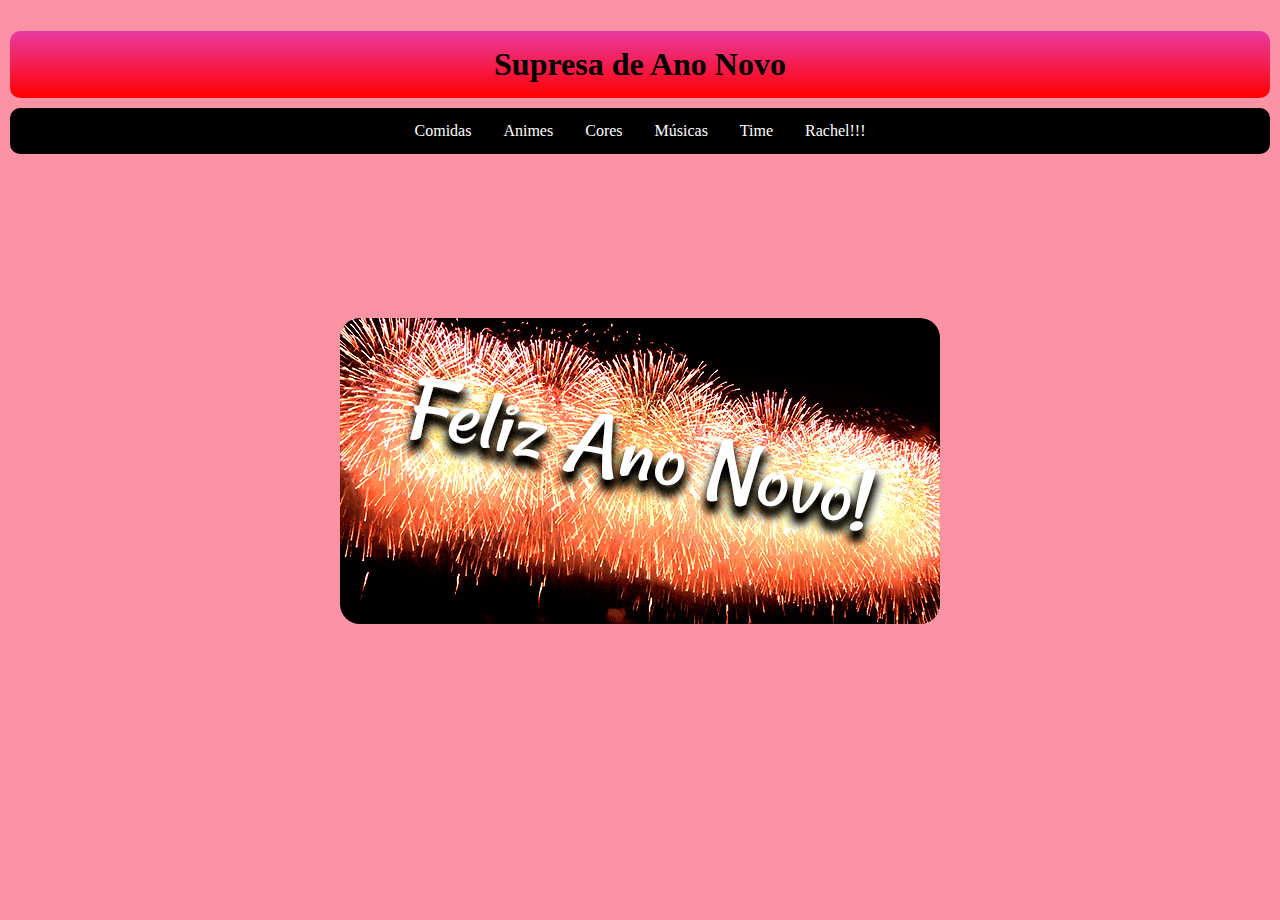
<file: index.html>
<!DOCTYPE html>
<html lang="pt-br">
<head>
    <meta charset="UTF-8">
    <meta name="viewport" content="width=device-width, initial-scale=1.0">
    <title>Início</title>
    <link rel=" icon" href="img/icone.jpg">
    <link rel="stylesheet" href="surpresa.css">
</head>
<body>

  <h1 class="red">Supresa de Ano Novo</h1>

  <ul>
    <li><a href="surpresa3.html">Comidas</a></li>
    <li><a href="surpresa4.html">Animes</a></li>
    <li><a href="surpresa5.html">Cores</a></li>
    <li><a href="surpresa6.html">Músicas</a></li>
    <li><a href="surpresa7.html">Time</a></li>
    <li class="drop">
      <a class="dropbtn" href="">Rachel!!!</a>

    <div class="drop-pai">
        <a href="surpresa8.html">Quem é a Rachel???</a>
        <a href="surpresa9.html">Erros</a>
        <a href="surpresa10.html">Hobbies</a>
        <a href="surpresa11.html">Especial</a>
      </div>
    </li>  
  </ul>
<br><br><br><br><br><br><br><br>
  <img src="img/ano.gif">
</body>
</html>
</file>
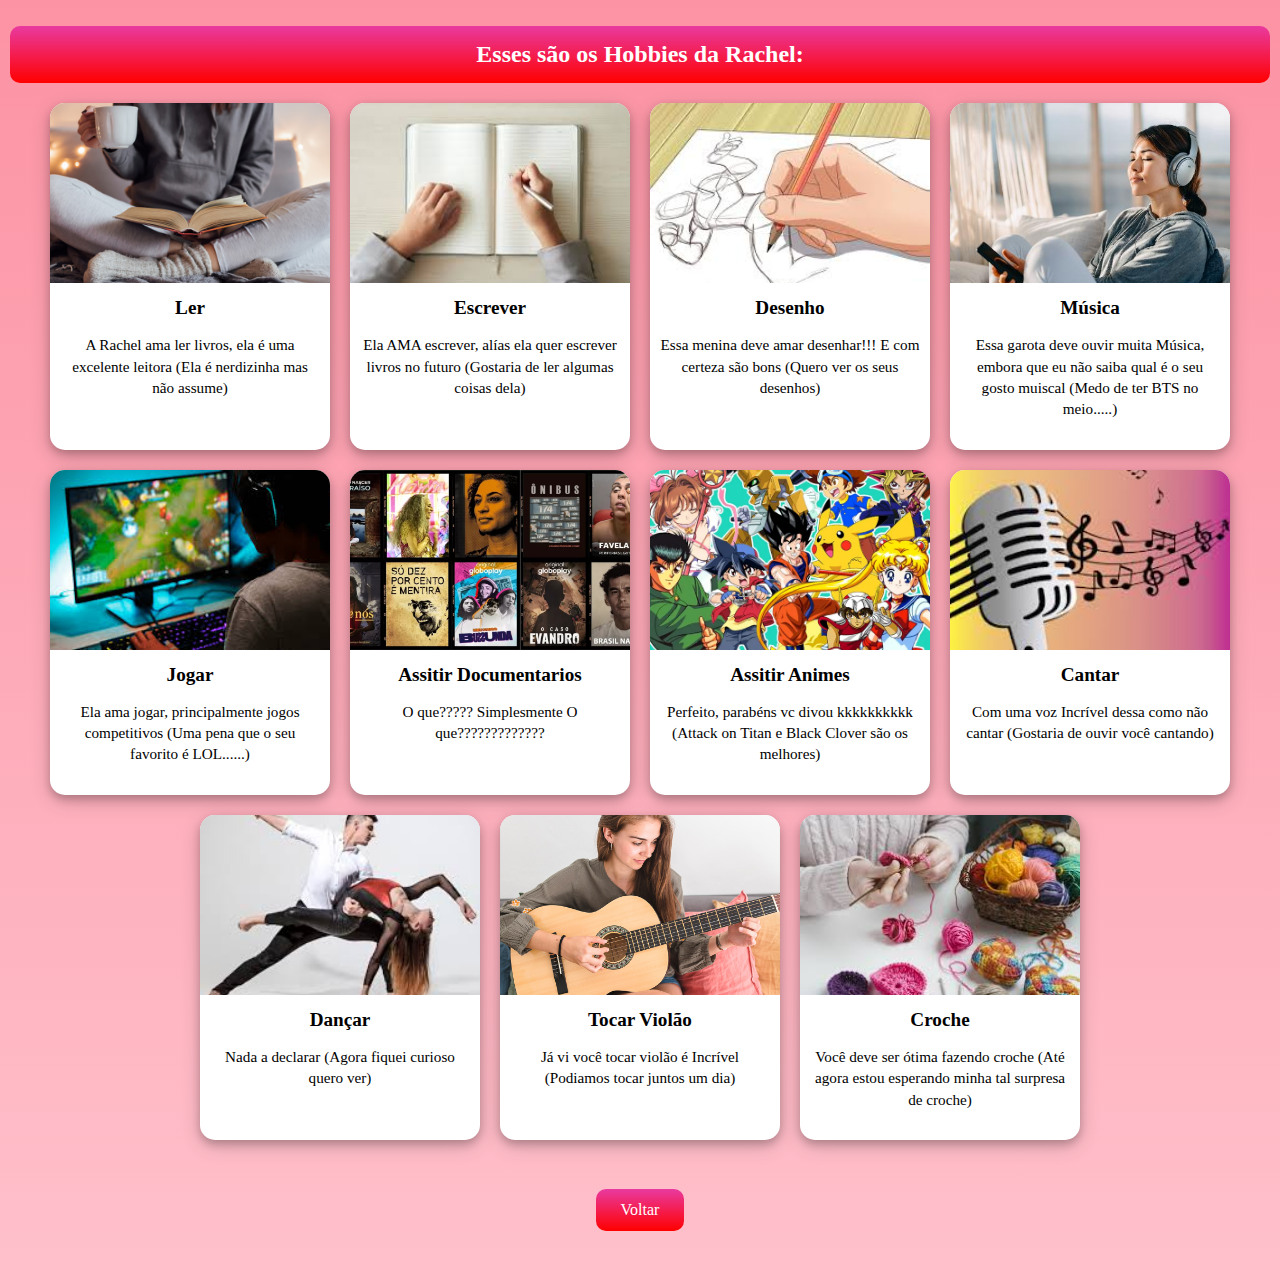
<file: surpresa10.html>
<!DOCTYPE html>
<html lang="pt-br">
<head>
    <meta charset="UTF-8">
    <meta name="viewport" content="width=device-width, initial-scale=1.0">
    <title>Hobbies da Rachel</title>
    <link rel="stylesheet" href="surpresa10.css">
    <link rel=" icon" href="img/icone.jpg">
</head>
<body>
    
    <h1>Esses são os Hobbies da Rachel:</h1>
    <div class="box1"><div class="box">
        <img src="img/ler.webp" style="max-width: 100%;">
        <h2>Ler</h2>
        <p> A Rachel ama ler livros, ela é uma excelente leitora (Ela é nerdizinha mas não assume)</p>
    </div>

    <div class="box">
        <img src="img/escrever.jpg" style="max-width: 100%;">
        <h2>Escrever</h2>
        <p>Ela AMA escrever, alías ela quer escrever livros no futuro (Gostaria de ler algumas coisas dela)</p>
    </div>

    <div class="box">
        <img src="img/desenhar.jpg" style="max-width: 100%;">
        <h2>Desenho</h2>
        <p>Essa menina deve amar desenhar!!! E com certeza são bons (Quero ver os seus desenhos)</p>
    </div>

    <div class="box">
        <img src="img/musica.jpg" style="max-width: 100%;">
        <h2>Música</h2>
        <p>Essa garota deve ouvir muita Música, embora que eu não saiba qual é o seu gosto muiscal (Medo de ter BTS no meio.....)</p>
    </div>

    <div class="box">
        <img src="img/jogar.jpg" style="max-width: 100%;">
        <h2>Jogar</h2>
        <p>Ela ama jogar, principalmente jogos competitivos (Uma pena que o seu favorito é LOL......)</p>
    </div>

    <div class="box">
        <img src="img/documentarios.webp" style="max-width: 100%;">
        <h2>Assitir Documentarios</h2>
        <p>O que????? Simplesmente O que?????????????</p>
    </div>

    <div class="box">
        <img src="img/animes.webp" style="max-width: 100%;">
        <h2>Assitir Animes</h2>
        <p>Perfeito, parabéns vc divou kkkkkkkkkk (Attack on Titan e Black Clover são os melhores)</p>
    </div>

    <div class="box">
        <img src="img/cantar.jpg" style="max-width: 100%;">
        <h2>Cantar</h2>
        <p>Com uma voz Incrível dessa como não cantar (Gostaria de ouvir você cantando)</p>
    </div>

    <div class="box">
        <img src="img/dançar.jpg" style="max-width: 100%;">
        <h2>Dançar</h2>
        <p>Nada a declarar (Agora fiquei curioso quero ver)</p>
    </div>
    
    <div class="box">
        <img src="img/violão.jpg" style="max-width: 100%;">
        <h2>Tocar Violão</h2>
        <p>Já vi você tocar violão é Incrível (Podiamos tocar juntos um dia)</p>
    </div>

    <div class="box">
        <img src="img/croche.jpg" style="max-width: 100%;">
        <h2>Croche</h2>
        <p>Você deve ser ótima fazendo croche (Até agora estou esperando minha tal surpresa de croche)</p>
    </div>
    </div>

    <div class="c"><a href="index.html">Voltar</a></div>
    
</body>
</html>
</file>
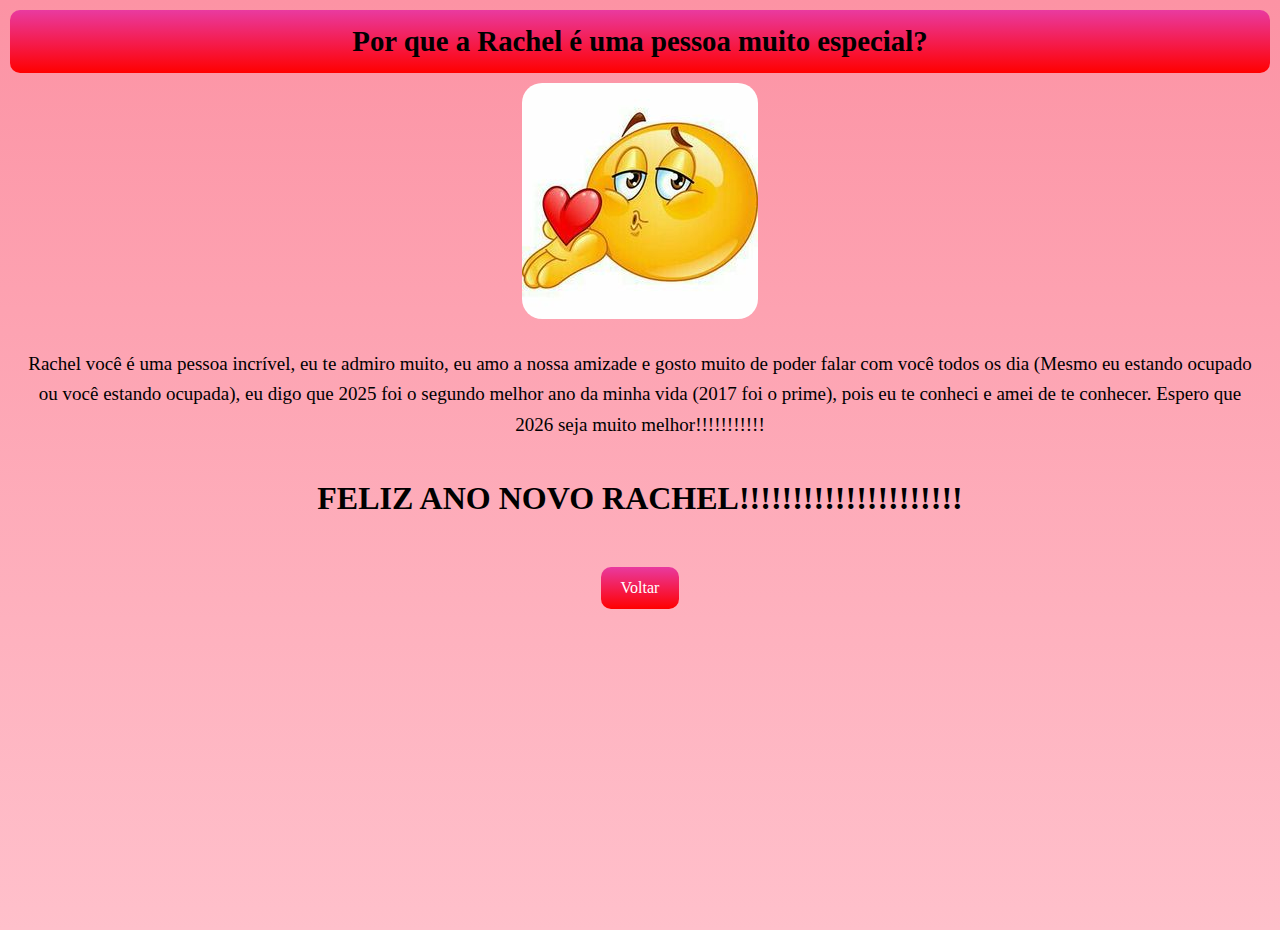
<file: surpresa11.html>
<!DOCTYPE html>
<html lang="pt-br">
<head>
    <meta charset="UTF-8">
    <meta name="viewport" content="width=device-width, initial-scale=1.0">
    <title>Rachel Especial</title>
    <link rel=" icon" href="img/icone.jpg">
    <link rel="stylesheet" href="surpresa8.css">
</head>
<body>
    <h1>Por que a Rachel é uma pessoa muito especial?</h1>

    <img src="img/emoji2.jpg">
    <p>Rachel você é uma pessoa incrível, eu te admiro muito, eu amo a nossa amizade e gosto muito de poder falar com você todos os dia (Mesmo eu estando ocupado ou você estando ocupada), eu digo que 2025 foi o segundo melhor ano da minha vida (2017 foi o prime), pois eu te conheci e amei de te conhecer. Espero que 2026 seja muito melhor!!!!!!!!!!!</p>

    <H2>FELIZ ANO NOVO RACHEL!!!!!!!!!!!!!!!!!!!!!</H2>
    <div class="c"><a href="index.html">Voltar</a></div>

</body>
</html>
</file>
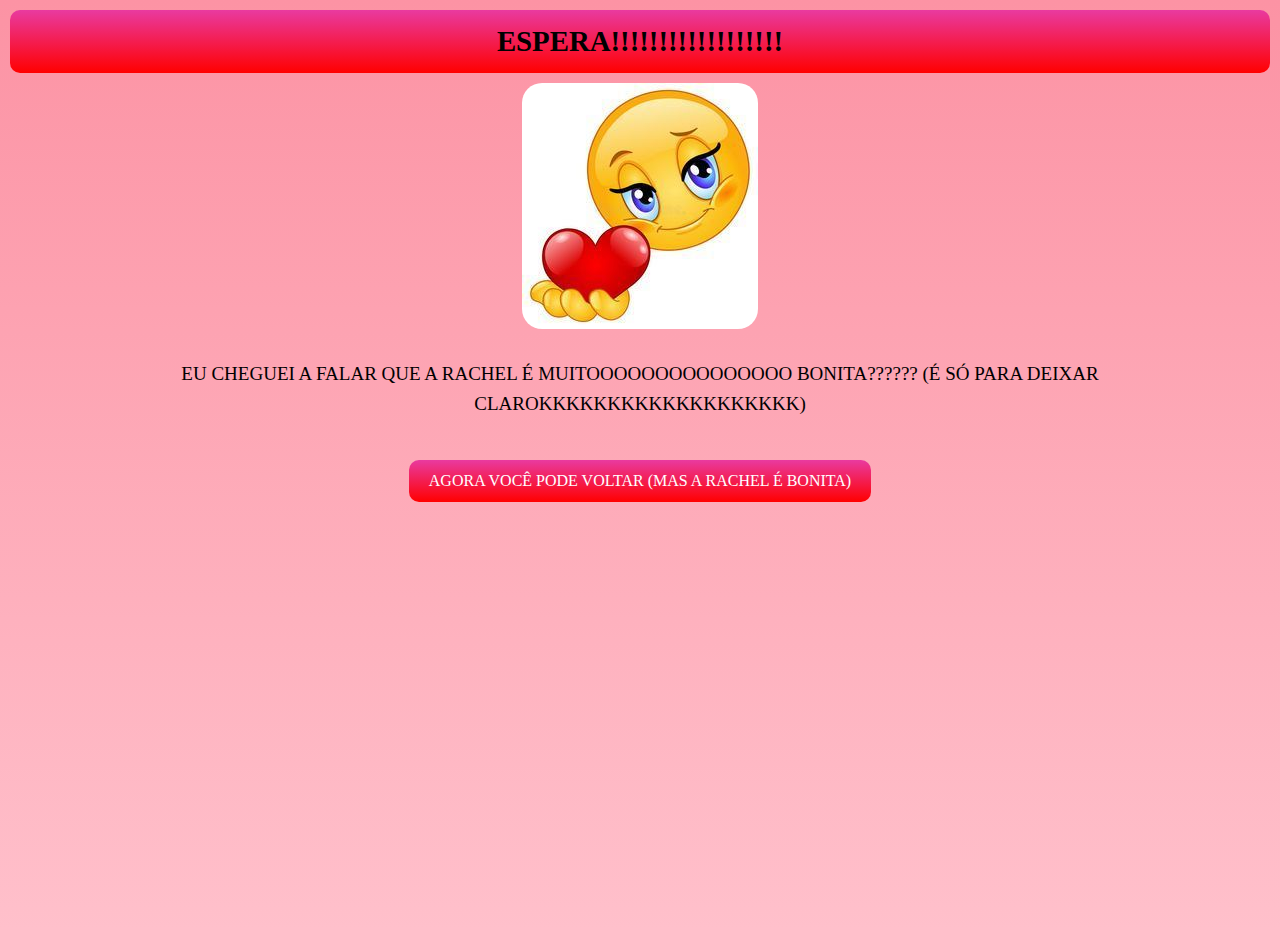
<file: surpresa2.html>
<!DOCTYPE html>
<html lang="pt-br">
<head>
    <meta charset="UTF-8">
    <meta name="viewport" content="width=device-width, initial-scale=1.0">
    <title>Espera</title>
    <link rel=" icon" href="img/icone.jpg">
    <link rel="stylesheet" href="surpresa8.css">
</head>
<body>
    <h1>ESPERA!!!!!!!!!!!!!!!!!!</h1>

    <img src="img/emoji.jpg">

    <p>EU CHEGUEI A FALAR QUE A RACHEL É MUITOOOOOOOOOOOOOOO BONITA?????? (É SÓ PARA DEIXAR CLAROKKKKKKKKKKKKKKKKKKK)</p>

    <div class="c"><a href="index.html">AGORA VOCÊ PODE VOLTAR (MAS A RACHEL É BONITA)</a></div>
    
</body>
</html>
</file>
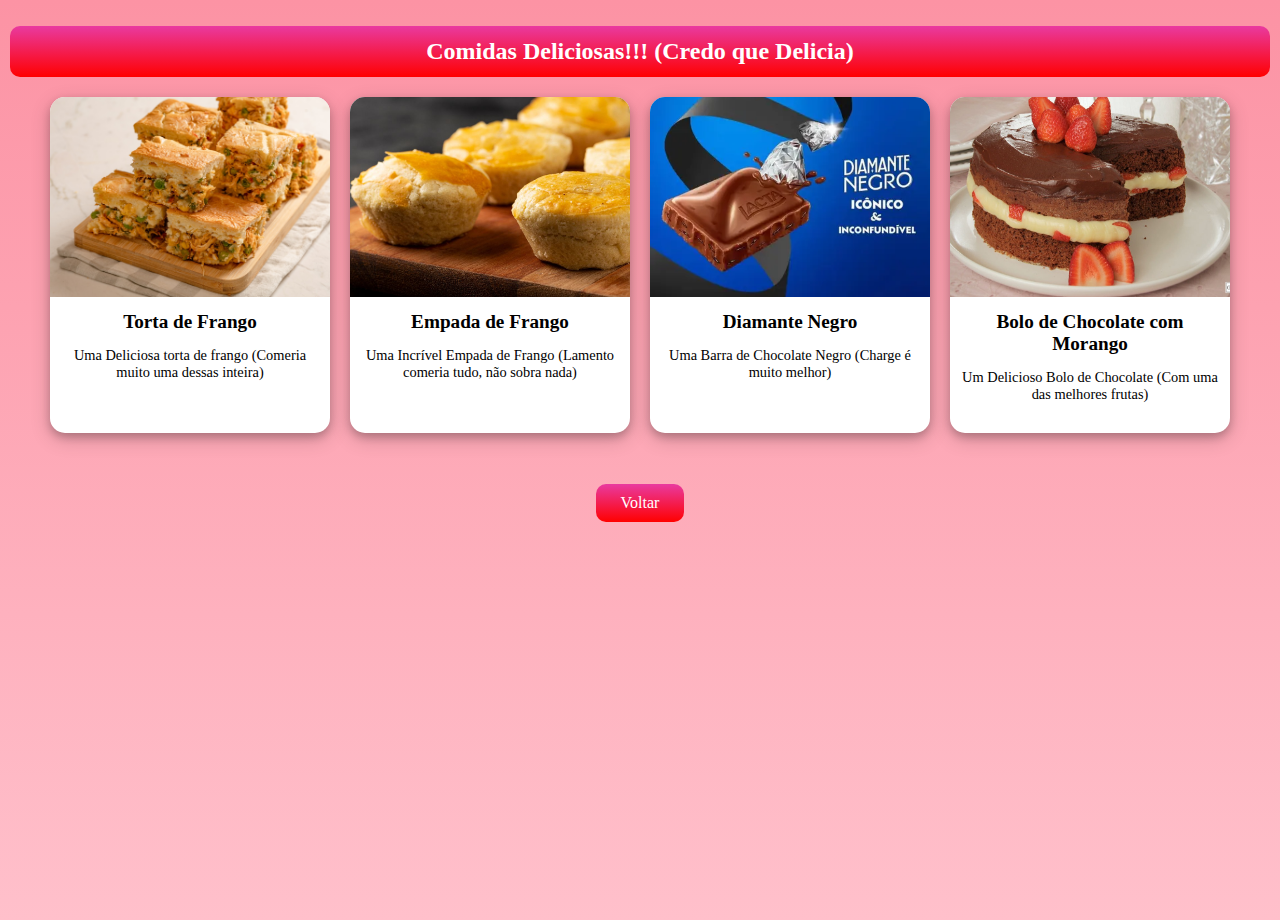
<file: surpresa3.html>
<!DOCTYPE html>
<html lang="pt-br">
<head>
    <meta charset="UTF-8">
    <meta name="viewport" content="width=device-width, initial-scale=1.0">
    <title>Comidas Favoritas</title>
    <link rel=" icon" href="img/icone.jpg">
    <link rel="stylesheet" href="supresa3.css">
</head>
<body>
    
    <h1>Comidas Deliciosas!!! (Credo que Delicia)</h1>

    <div class="box1"><div class="box">
        <img src="img/comida1.jpg" style="max-width: 100%;">
        <h2>Torta de Frango</h2>
        <p>Uma Deliciosa torta de frango (Comeria muito uma dessas inteira)</p>
    </div>

    <div class="box">
        <img src="img/comida2.jpg" style="max-width: 100%;">
        <h2>Empada de Frango</h2>
        <p>Uma Incrível Empada de Frango (Lamento comeria tudo, não sobra nada)</p>
    </div>


    <div class="box">
        <img src="img/chocolate.webp" style="max-width: 100%;">
        <h2>Diamante Negro</h2>
        <p>Uma Barra de Chocolate Negro (Charge é muito melhor)</p>
    </div>


    <div class="box">
        <img src="img/comida4.jpg" style="max-width: 100%;">
        <h2>Bolo de Chocolate com Morango</h2>
        <p>Um Delicioso Bolo de Chocolate (Com uma das melhores frutas)</p>
    </div></div>
    

    <div class="c">
        <a href="index.html">Voltar</a>
    </div>
    
</body>
</html>
</file>
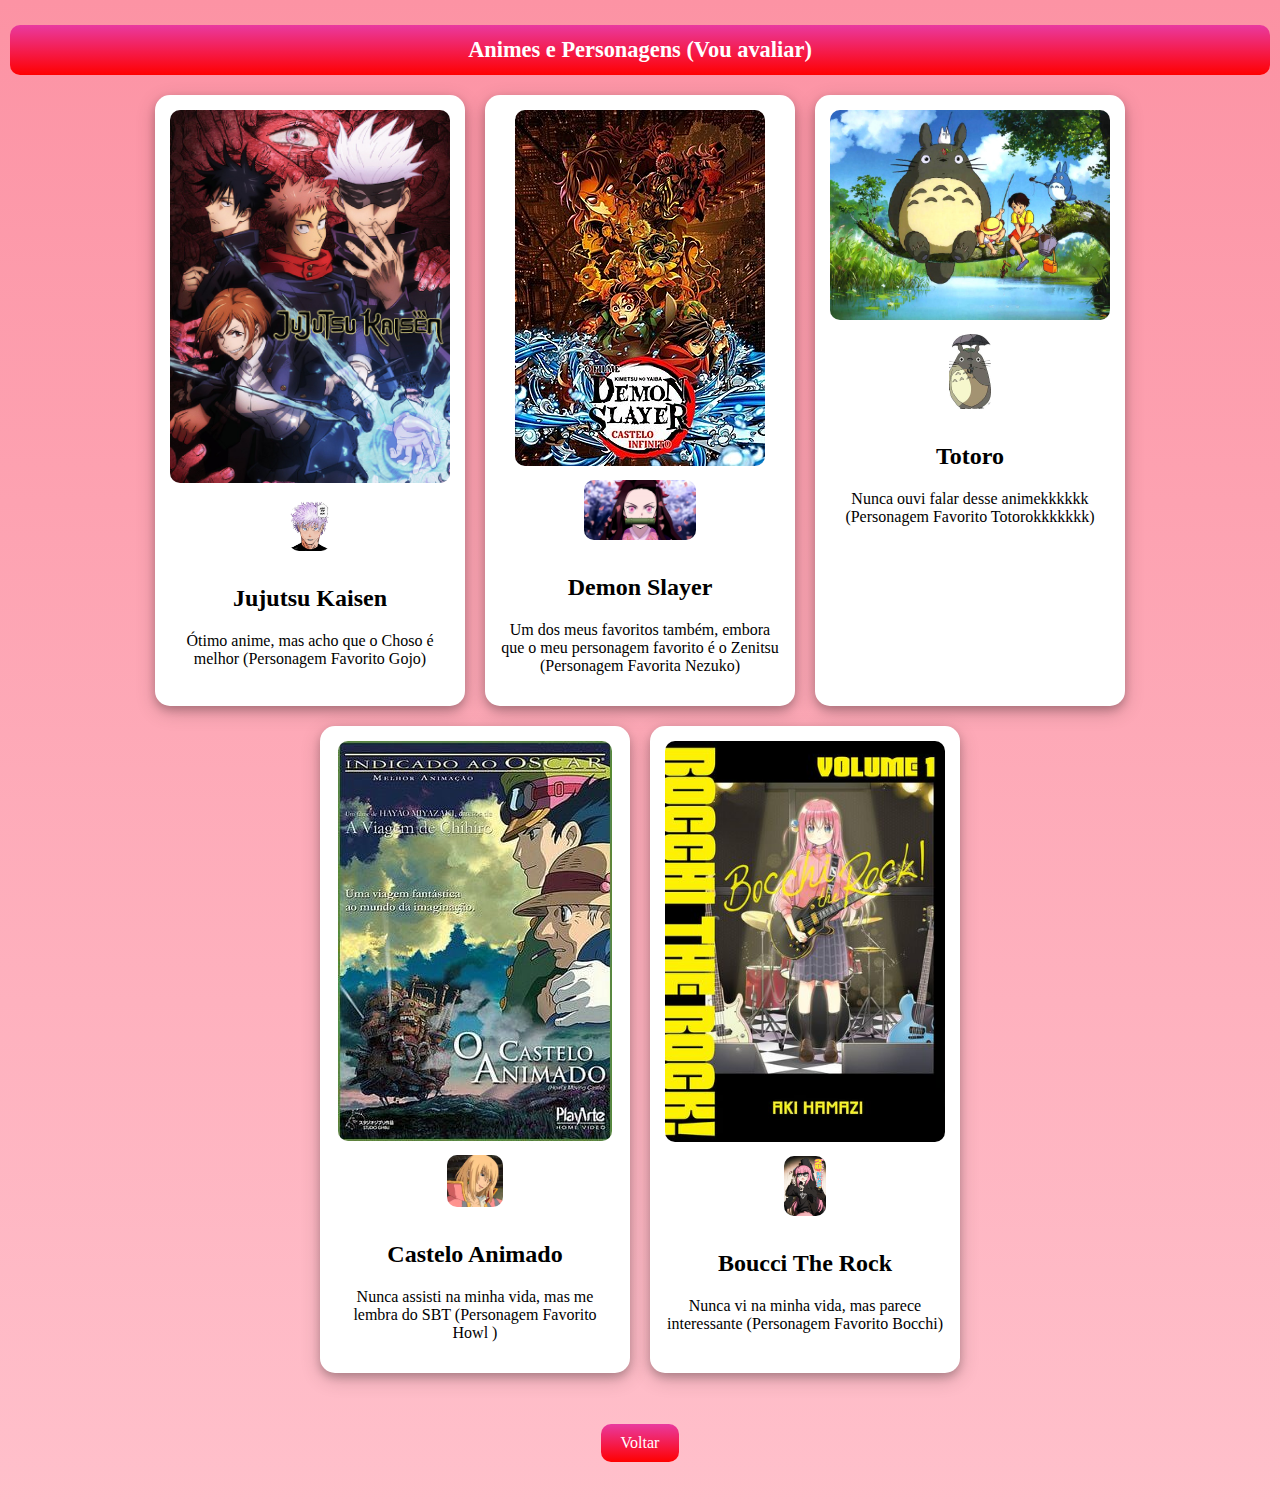
<file: surpresa4.html>
<!DOCTYPE html>
<html lang="pt-br">
<head>
    <meta charset="UTF-8">
    <meta name="viewport" content="width=device-width, initial-scale=1.0">
    <title>Animes Favoritos</title>
    <link rel=" icon" href="img/icone.jpg">
    <link rel="stylesheet" href="surpresa4.css">
</head>
<body>
    <h1>Animes e Personagens (Vou avaliar)</h1>

    <div class="box1"><div class="box">
        <img src="img/gojo.jpg" style="max-width: 100%;">
        <img src="img/gojo1.jpg" style="max-width: 15%;">
        <h2>Jujutsu Kaisen</h2>
        <p>Ótimo anime, mas acho que o Choso é melhor (Personagem Favorito Gojo) </p>
    </div>

    <div class="box">
        <img src="img/slayer.jpg" style="max-width: 100%;">
        <img src="img/nezuko.jpg" style="max-width: 40%;">
        <h2>Demon Slayer</h2>
        <p>Um dos meus favoritos também, embora que o meu personagem favorito é o Zenitsu (Personagem Favorita Nezuko)</p>
    </div>

    <div class="box">
        <img src="img/totoro.jpg" style="max-width: 100%;">
        <img src="img/totorop.jpg" style="max-width: 15%;">
        <h2>Totoro</h2>
        <p>Nunca ouvi falar desse animekkkkkk (Personagem Favorito Totorokkkkkkk) </p>
    </div>

    <div class="box">
        <img src="img/animado.jpg" style="max-width: 100%;">
        <img src="img/howl.jpg" style="max-width: 20%;">
        <h2>Castelo Animado</h2>
        <p>Nunca assisti na minha vida, mas me lembra do SBT (Personagem Favorito Howl )</p>
    </div>

    <div class="box">
        <img src="img/Bocchi_the_Rock!.jpg" style="max-width: 100%;">
        <img src="img/bouchi.webp" style="max-width: 15%;">
        <h2>Boucci The Rock</h2>
        <p>Nunca vi na minha vida, mas parece interessante (Personagem Favorito Bocchi) </p>
    </div></div>


    <div class="c"><a href="index.html">Voltar</a></div>

    
</body>
</html>
</file>
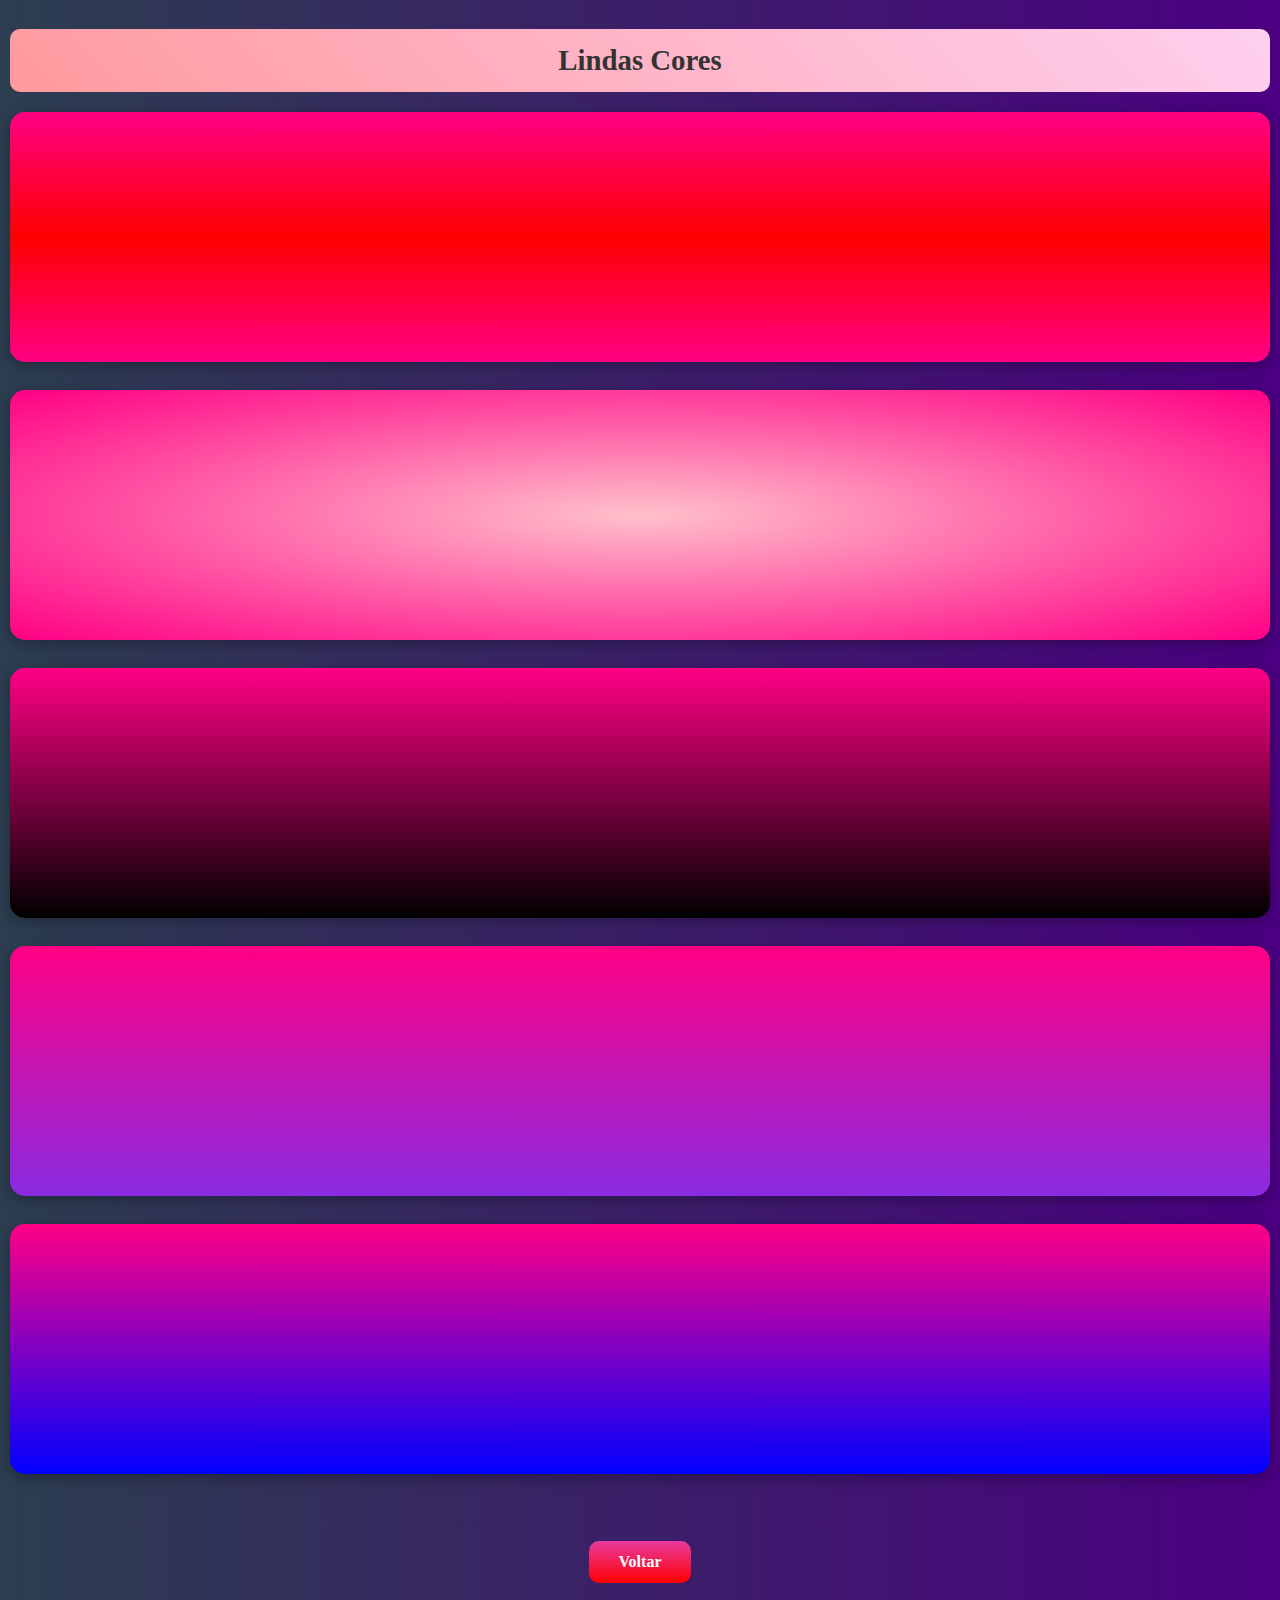
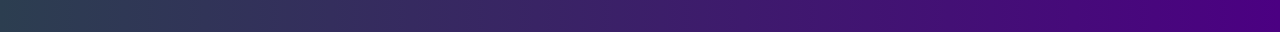
<file: surpresa5.html>
<!DOCTYPE html>
<html lang="pt-br">
<head>
    <meta charset="UTF-8">
    <meta name="viewport" content="width=device-width, initial-scale=1.0">
    <title>Cores Mais Bonitas</title>
    <link rel=" icon" href="img/icone.jpg">
    <link rel="stylesheet" href="surpresa5.css">
</head>
<body>
    <h1>Lindas Cores</h1>

    <div id="Gradiente"></div>

    <br>

    <div id="Gradiente1"></div>

    <br>

    <div id="Gradiente2"></div>

    <br>

    <div id="Gradiente3"></div>

    <br>

    <div id="Gradiente4"></div>

    <br>

    <div class="c"><a href="index.html">Voltar</a></div>
    
</body>
</html>
</file>
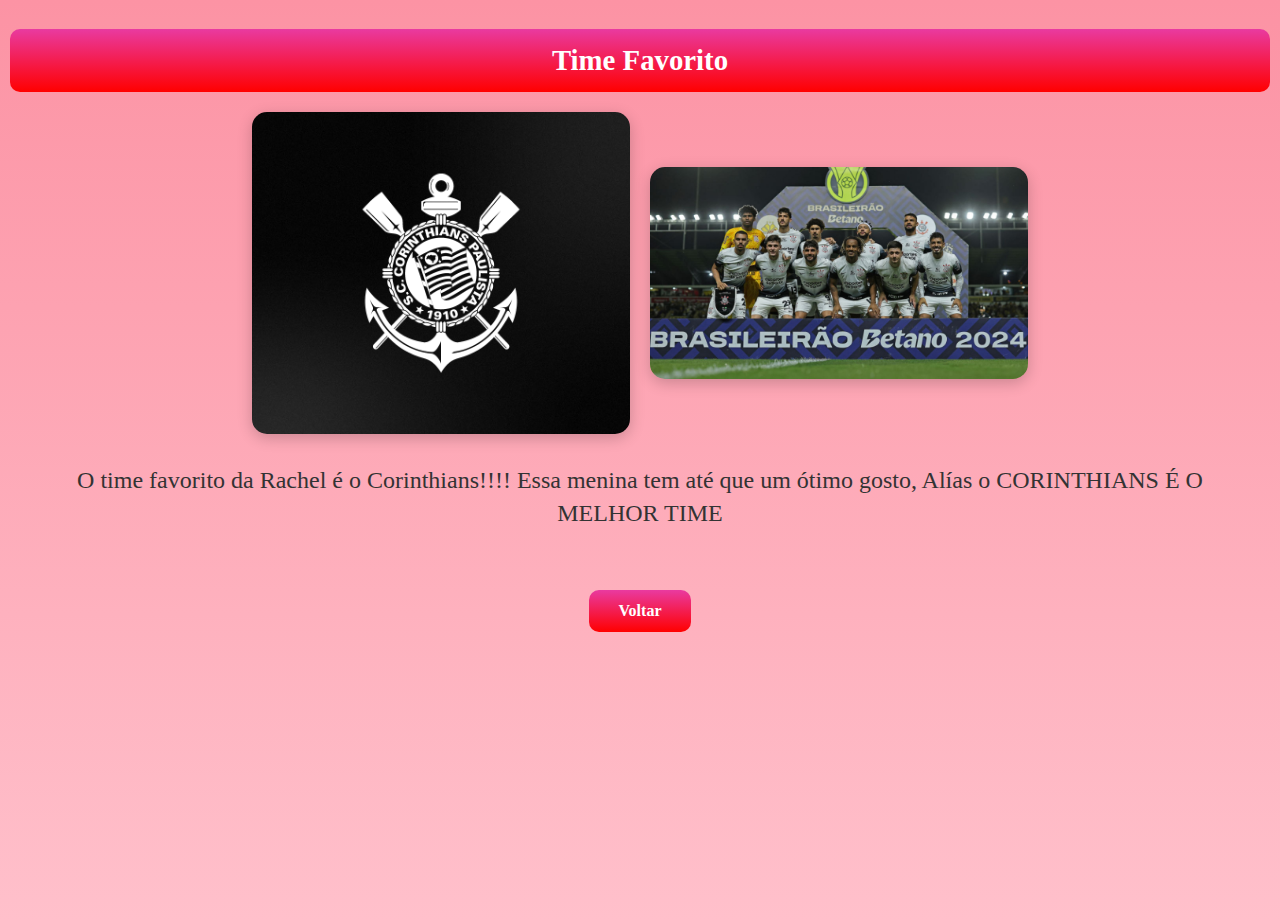
<file: surpresa7.html>
<!DOCTYPE html>
<html lang="pt-br">
<head>
    <meta charset="UTF-8">
    <meta name="viewport" content="width=device-width, initial-scale=1.0">
    <title>Time do Coração</title>
    <link rel="stylesheet" href="surpresa7.css">
    <link rel=" icon" href="img/icone.jpg">
</head>
<body>
    
    <h1>Time Favorito</h1>

    <div class="box1"> <img src="img/corithians.jpg" style="max-width: 30%;">
    <img src="img/Abre-PERFIL-BRASIL-1.jpg" style="max-width: 30%;"></div>
  
    <p>O time favorito da Rachel é o Corinthians!!!! Essa menina tem até que um ótimo gosto, Alías o CORINTHIANS É O MELHOR TIME </p>
   
    <div class="c"><a href="index.html">Voltar</a></div>

</body>
</html>
</file>
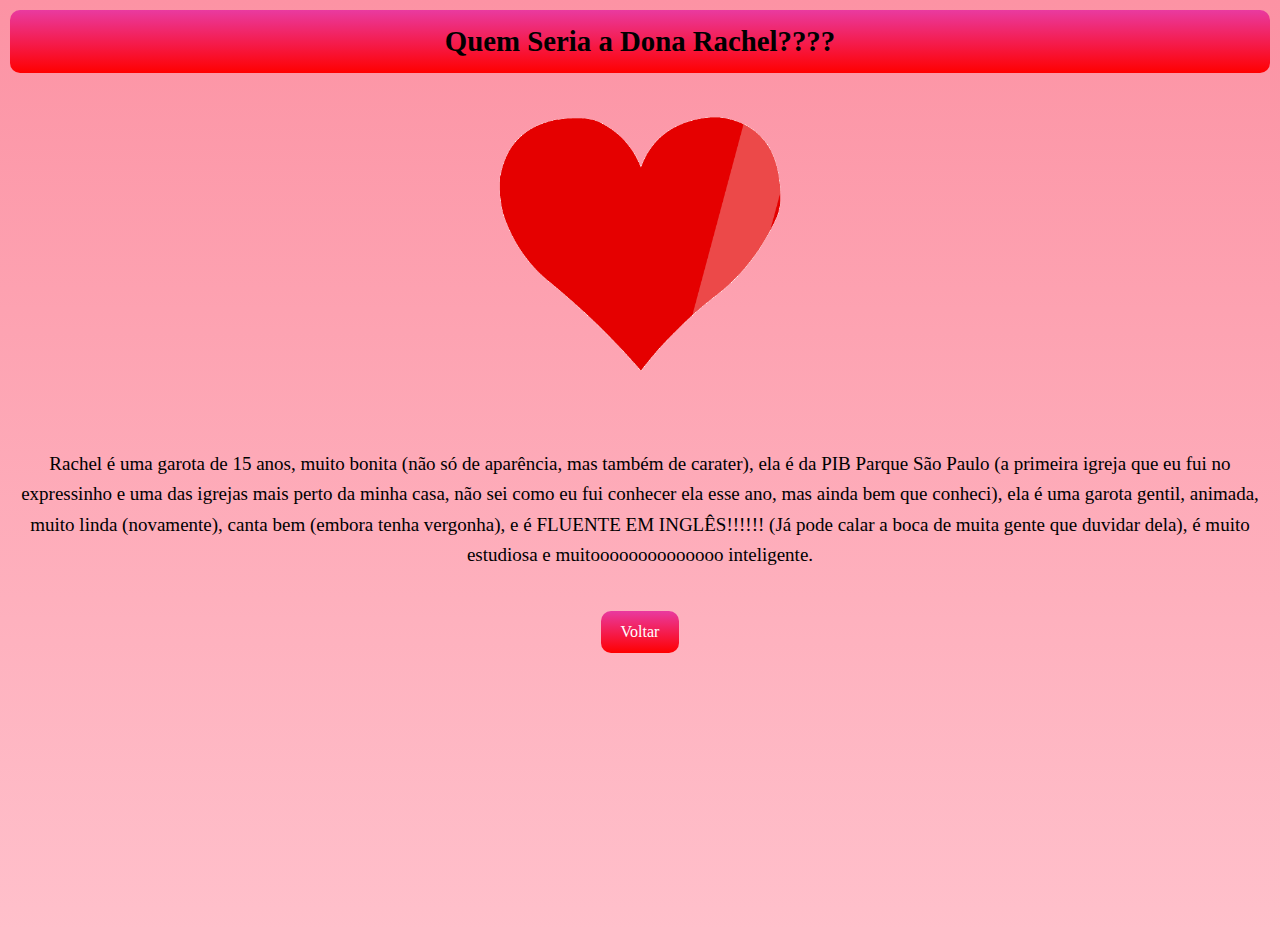
<file: surpresa8.html>
<!DOCTYPE html>
<html lang="pt-br">
<head>
    <meta charset="UTF-8">
    <meta name="viewport" content="width=device-width, initial-scale=1.0">
    <title>Rachel</title>
    <link rel="stylesheet" href="surpresa8.css">
    <link rel=" icon" href="img/icone.jpg">
</head>
<body>
    
    <h1>Quem Seria a Dona Rachel????</h1>

    <img src="img/coracao_brilhante_transparente.gif" style="max-width: 300px;">
    <br><br>
    <p>Rachel é uma garota de 15 anos, muito bonita (não só de aparência, mas também de carater), ela é da PIB Parque São Paulo (a primeira igreja que eu fui no expressinho e uma das igrejas mais perto da minha casa, não sei como eu fui conhecer ela esse ano, mas ainda bem que conheci), ela é uma garota gentil, animada, muito linda (novamente), canta bem (embora tenha vergonha), e é FLUENTE EM INGLÊS!!!!!! (Já pode calar a boca de muita gente que duvidar dela), é muito estudiosa e muitoooooooooooooo inteligente.  </p>

    <div class="c"><a href="surpresa2.html">Voltar</a></div>
    
</body>
</html>
</file>
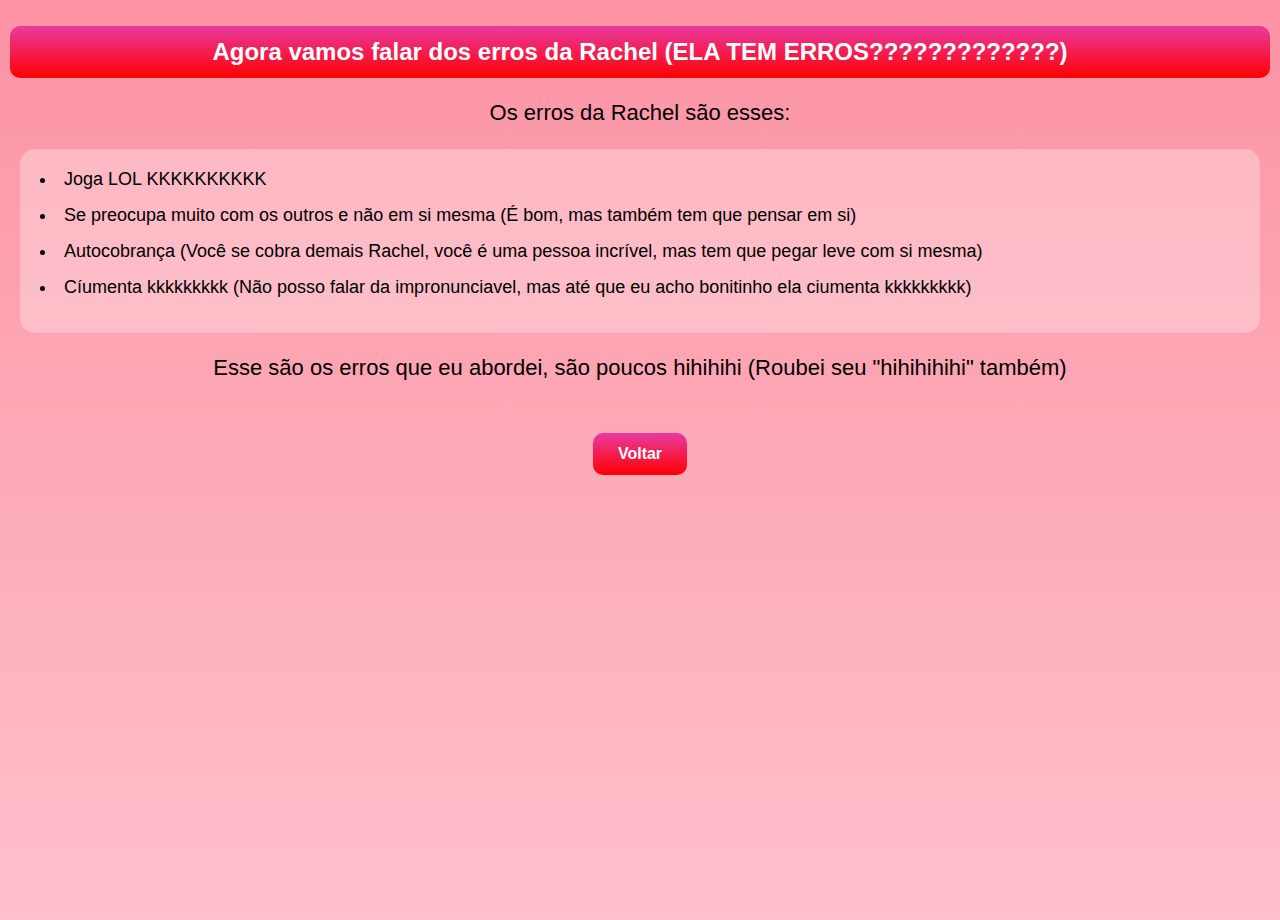
<file: surpresa9.html>
<!DOCTYPE html>
<html lang="pt-br">
<head>
    <meta charset="UTF-8">
    <meta name="viewport" content="width=device-width, initial-scale=1.0">
    <title>Erros da Rachel</title>
    <link rel="stylesheet" href="surpresa9.css">
    <link rel=" icon" href="img/icone.jpg">
</head>
<body>
    
    <h1>Agora vamos falar dos erros da Rachel (ELA TEM ERROS?????????????)</h1>

    <p>Os erros da Rachel são esses:</p>

    <ul>
        <li>Joga LOL KKKKKKKKKK</li>
        <li>Se preocupa muito com os outros e não em si mesma (É bom, mas também tem que pensar em si)</li>
        <li>Autocobrança (Você se cobra demais Rachel, você é uma pessoa incrível, mas tem que pegar leve com si mesma)</li>
        <li>Cíumenta kkkkkkkkk (Não posso falar da impronunciavel, mas até que eu acho bonitinho ela ciumenta kkkkkkkkk)</li>
    </ul>

    <p>Esse são os erros que eu abordei, são poucos hihihihi (Roubei seu "hihihihihi" também)</p>

    <div class="c"> <a href="index.html">Voltar</a></div>
   
</body>
</html>
</file>
<file: surpresa.css>
body{
    background: rgb(252, 147, 164);
    min-height: 100vh; 
    margin: 0;
    padding: 10px;
}

ul {
    background: black;
    list-style-type: none;
    padding: 0;
    margin: 0;
    display: flex; 
    flex-wrap: wrap;
    justify-content: center; 
    border-radius: 10px;
}



li a, .dropbtn {
    display: inline-block;
    color: white;
    padding: 14px 16px;
    text-decoration: none;
    text-align: center;
    border-radius: 10px;
}

li a:hover, .drop:hover .dropbtn {
    background: rgb(255, 0, 132);
}

li.drop {
    display: inline-block;
    border-radius: 10px;
    position: relative; 
}

.drop-pai {
    position: absolute;
    background: white;
    min-width: 160px; 
    display: none;
    border-radius: 10px;
    z-index: 1; 
    box-shadow: 0px 8px 16px rgba(0,0,0,0.2);
}

.drop-pai a {
    color: black;
    display: block;
    text-align: left;
    border: 1px solid rgb(187, 187, 187);
    border-radius: 10px;
    padding: 12px 16px;
}

.drop-pai a:hover {
    color: white;
    background-color: rgb(255, 0, 132);
}

.drop:hover .drop-pai {
    display: block;
}

.red {
    background-image: linear-gradient(rgb(233, 58, 160), red);
    text-align: center;
    border-radius: 10px;
    padding: 15px; 
    margin-bottom: 10px;
}

img {
    border-radius: 20px;
    display: block;
    margin: 20px auto;
    max-width: 95%; 
    height: auto; 
}


@media (max-width: 600px) {
    ul {
        flex-direction: column; 
        align-items: stretch;
    }

    li {
        text-align: center;
        border-bottom: 1px solid #333; 
    }

    .drop-pai {
        position: static; 
        width: 100%;
    }
    
    br {
        display: none;
    }
}
</file>
<file: surpresa10.css>
body {
    background-image: linear-gradient(rgb(252, 147, 164), pink);
    min-height: 100vh;
    margin: 0;
    padding: 10px;
}

h1 {
    background-image: linear-gradient(rgb(233, 58, 160), red);
    text-align: center;
    border-radius: 10px;
    padding: 15px;
    color: white;
    font-size: 1.5rem;
}

.box1 {
    margin: 20px auto;
    display: flex; 
    gap: 20px;
    flex-wrap: wrap;
    justify-content: center;
}

.box {
    text-align: center;
    background: white;
    box-shadow: 0 4px 8px 0 rgba(0, 0, 0, 0.2), 0 6px 20px 0 rgba(0,0,0,0.19);
    border-radius: 15px;
    width: 280px; 
    height: auto;
    overflow: hidden;
    padding-bottom: 15px;
}


.box img {
    width: 100%;
    height: 180px;
    object-fit: cover;
}

.box h2 {
    font-size: 1.2rem;
    margin: 10px;
}

.box p {
    font-size: 0.95rem;
    padding: 0 10px;
    line-height: 1.4;
}

a {
    color: white;
    background-image: linear-gradient(rgb(233, 58, 160), red);
    text-align: center;
    border-radius: 10px;
    padding: 12px 25px;
    text-decoration: none;
    display: inline-block;
}

.c {
    display: flex;
    justify-content: center;
    align-items: center;
    height: 100px; 
    margin-top: 20px;
}

a:hover {
    background-image: linear-gradient(blueviolet, red);
}

@media (max-width: 600px) {
    .box1 {
        margin: 10px;
        gap: 25px; 
    }

    .box {
        width: 100%; 
        max-width: 320px;
    }

    h1 {
        font-size: 1.2rem;
    }

    .c {
        height: 70px;
    }
}
</file>
<file: surpresa8.css>
body {
    background-image: linear-gradient(rgb(252, 147, 164), pink);
    min-height: 100vh; 
    margin: 0;
    padding-bottom: 20px; 
}

h1 {
    background-image: linear-gradient(rgb(233, 58, 160), red);
    text-align: center;
    border-radius: 10px;
    padding: 15px; 
    margin: 10px;
    font-size: 1.8rem; 
}

p {
    text-align: center;
    font-size: 19px;
    margin: 30px 20px;
    line-height: 1.6; 
}

img {
    border-radius: 20px;
    display: block;
    margin-left: auto;
    margin-right: auto;
    margin-top: 10px;
    max-width: 90%; 
    height: auto;
}

a {
    color: white;
    background-image: linear-gradient(rgb(233, 58, 160), red);
    text-align: center;
    border-radius: 10px;
    padding: 12px 20px;
    text-decoration: none;
    display: inline-block;
}

.c {
    display: flex;
    justify-content: center;
    align-items: center;
    height: auto; 
    margin-top: 20px;
    padding: 10px;
}

a:hover {
    background-image: linear-gradient(blueviolet, red);
}

h2 {
    text-align: center;
    font-size: 32px; 
    margin: 40px 10px;
}

@media (max-width: 600px) {
    h1 {
        font-size: 1.5rem;
    }

    h2 {
        font-size: 24px;
        margin: 20px 10px;
    }

    p {
        font-size: 17px;
        margin: 20px 15px;
    }

    a {
        width: 80%;
        font-size: 16px;
    }
}
</file>
<file: supresa3.css>
body {
    background-image: linear-gradient(rgb(252, 147, 164), pink);
    min-height: 100vh; 
    margin: 0;
    font-size: 16px;
    padding: 10px;
}

h1 {
    background-image: linear-gradient(rgb(233, 58, 160), red);
    text-align: center;
    border-radius: 10px;
    padding: 12px;
    color: white; 
    font-size: 1.5rem;
}

.box1 {
    margin: 20px auto; 
    display: flex; 
    gap: 20px;
    flex-wrap: wrap;
    justify-content: center;
}

.box {
    text-align: center;
    background: white;
    box-shadow: 0 4px 8px 0 rgba(0, 0, 0, 0.2), 0 6px 20px 0 rgba(0,0,0,0.19);
    border-radius: 15px;
    overflow: hidden;
    width: 280px; 
    height: auto;
    padding-bottom: 15px;
}

.box img {
    width: 100%;
    height: 200px;
    object-fit: cover; 
}

.box h2 {
    font-size: 1.2rem;
    margin: 10px;
}

.box p {
    padding: 0 10px;
    font-size: 0.9rem;
}

a {
    color: white;
    background-image: linear-gradient(rgb(233, 58, 160), red);
    text-align: center;
    border-radius: 10px;
    padding: 10px 25px;
    text-decoration: none;
    display: inline-block;
}

.c {
    display: flex;
    justify-content: center;
    align-items: center;
    height: 100px; 
    margin-top: 20px;
}

a:hover {
    background-image: linear-gradient(blueviolet, red);
}


@media (max-width: 600px) {
    .box1 {
        margin: 10px;
        gap: 25px; 
    }

    .box {
        width: 100%; 
        max-width: 300px; 
    }

    h1 {
        font-size: 1.2rem;
    }
}
</file>
<file: surpresa4.css>
body {
    background-image: linear-gradient(rgb(252, 147, 164), pink);
    min-height: 100vh; 
    margin: 0;
    padding: 10px;
}

h1 {
    background-image: linear-gradient(rgb(233, 58, 160), red);
    text-align: center;
    border-radius: 10px;
    padding: 12px;
    color: white;
    font-size: 1.4rem;
}


.box1 {
    margin: 20px auto;
    display: flex; 
    gap: 20px; 
    flex-wrap: wrap;
    justify-content: center;
}


.box {
    text-align: center;
    background: white;
    box-shadow: 0 4px 8px 0 rgba(0, 0, 0, 0.2), 0 6px 20px 0 rgba(0,0,0,0.19);
    border-radius: 15px;
    width: 280px; 
    padding: 15px;
    height: auto;
    transition: 0.3s;
}


.box img {
    border-radius: 10px;
    margin-bottom: 10px;
    display: inline-block; 
    height: auto;
}


a {
    color: white;
    background-image: linear-gradient(rgb(233, 58, 160), red);
    text-align: center;
    border-radius: 10px;
    padding: 10px 20px;
    text-decoration: none;
    display: inline-block;
}

a:hover {
    background-image: linear-gradient(blueviolet, red);
}

.c {
    display: flex;
    justify-content: center;
    align-items: center;
    height: 100px;
    margin-top: 20px;
}


@media (max-width: 600px) {
    .box1 {
        margin: 10px;
        gap: 30px; 
    }

    .box {
        width: 100%; 
        max-width: 320px;
    }

    h1 {
        font-size: 1.1rem;
    }

    
    .box img[style*="max-width: 15%"], 
    .box img[style*="max-width: 20%"] {
        max-width: 40% !important; 
        margin-top: 10px;
    }
}
</file>
<file: surpresa5.css>
body {
    background-image: linear-gradient(to right, #2c3e50, #4b0082);
    margin: 0;
    padding: 10px;
    min-height: 100vh;
}


#Gradiente, #Gradiente1, #Gradiente2, #Gradiente3, #Gradiente4 {
    width: 100%;
    height: 250px; 
    border-radius: 15px; 
    margin-bottom: 10px;
    box-shadow: 0 4px 15px rgba(0,0,0,0.3);
}

#Gradiente {
    background-image: linear-gradient(rgb(255, 0, 132), red, rgb(255, 0, 132));
}

#Gradiente1 {
    background-image: radial-gradient(pink, rgb(255, 0, 132));
}

#Gradiente2 {
    background-image: linear-gradient(rgb(255, 0, 132), black);
}

#Gradiente3 {
    background-image: linear-gradient(rgb(255, 0, 132), blueviolet);
}

#Gradiente4 {
    background-image: linear-gradient(rgb(255, 0, 132), blue);
}

h1 {
    background-image: linear-gradient(45deg, #ff9a9e 0%, #fecfef 99%, #fecfef 100%);
    color: #333;
    text-align: center;
    border-radius: 10px;
    padding: 15px;
    font-size: 1.8rem;
    margin-bottom: 20px;
}

a {
    color: white;
    background-image: linear-gradient(rgb(233, 58, 160), red);
    text-align: center;
    border-radius: 10px;
    padding: 12px 30px;
    text-decoration: none;
    font-weight: bold;
    display: inline-block;
}

.c {
    display: flex;
    justify-content: center;
    align-items: center;
    height: 120px;
}

a:hover {
    background-image: linear-gradient(blueviolet, red);
}


@media (max-width: 600px) {
    #Gradiente, #Gradiente1, #Gradiente2, #Gradiente3, #Gradiente4 {
        height: 150px; 
    }

    h1 {
        font-size: 1.4rem;
        padding: 10px;
    }

    .c {
        height: 80px;
    }
    
    
    br {
        display: none;
    }
}
</file>
<file: surpresa7.css>
body {
    background-image: linear-gradient(rgb(252, 147, 164), pink);
    
    min-height: 100vh;
    margin: 0;
    padding: 10px;
}

h1 {
    background-image: linear-gradient(rgb(233, 58, 160), red);
    text-align: center;
    border-radius: 10px;
    padding: 15px;
    color: white; 
    font-size: 1.8rem;
}

.box1 {
    margin: 20px auto;
    display: flex; 
    gap: 20px;
    flex-wrap: wrap;
    justify-content: center;
    align-items: center;
}


.box1 img {
    border-radius: 15px;
    box-shadow: 0 4px 15px rgba(0,0,0,0.2);
    height: auto;
}

p {
    text-align: center;
    font-size: 24px;
    margin: 30px 15px;
    line-height: 1.4;
    color: #333;
}

a {
    color: white;
    background-image: linear-gradient(rgb(233, 58, 160), red);
    text-align: center;
    border-radius: 10px;
    padding: 12px 30px;
    text-decoration: none;
    font-weight: bold;
    display: inline-block;
}

.c {
    display: flex;
    justify-content: center;
    align-items: center;
    height: 100px;
    margin-top: 10px;
}

a:hover {
    background-image: linear-gradient(blueviolet, red);
}

@media (max-width: 600px) {
    .box1 {
        margin: 10px;
        gap: 15px;
    }

    .box1 img {
        max-width: 80% !important; 
    }

    p {
        font-size: 20px;
        margin: 20px 10px;
    }

    h1 {
        font-size: 1.4rem;
    }

    .c {
        height: 70px;
    }
}
</file>
<file: surpresa9.css>
body {
    background-image: linear-gradient(rgb(252, 147, 164), pink);
    min-height: 100vh;
    margin: 0;
    padding: 10px;
    font-family: sans-serif;
}

h1 {
    background-image: linear-gradient(rgb(233, 58, 160), red);
    text-align: center;
    border-radius: 10px;
    padding: 12px;
    color: white;
    font-size: 1.5rem; 
}

p {
    text-align: center;
    font-size: 22px;
    margin: 20px 10px;
    line-height: 1.4;
}

ul {
    font-size: 18px;
    padding: 20px;
    background: rgba(255, 255, 255, 0.3); 
    border-radius: 15px;
    margin: 10px;
    list-style-position: inside; 
}

li {
    margin-bottom: 15px;
}

img {
    border-radius: 20px;
    display: block;
    margin: 10px auto;
    max-width: 90%; 
    height: auto;
}

a {
    color: white;
    background-image: linear-gradient(rgb(233, 58, 160), red);
    text-align: center;
    border-radius: 10px;
    padding: 12px 25px;
    text-decoration: none;
    font-weight: bold;
}

.c {
    display: flex;
    justify-content: center;
    align-items: center;
    height: 100px;
    margin-top: 20px;
}

a:hover {
    background-image: linear-gradient(blueviolet, red);
}

@media (max-width: 600px) {
    h1 {
        font-size: 1.2rem;
    }

    p {
        font-size: 18px;
        margin: 15px 5px;
    }

    ul {
        font-size: 16px;
        padding: 15px;
    }

    .c {
        height: 70px;
    }

    a {
        width: 80%; 
    }
}
</file>
